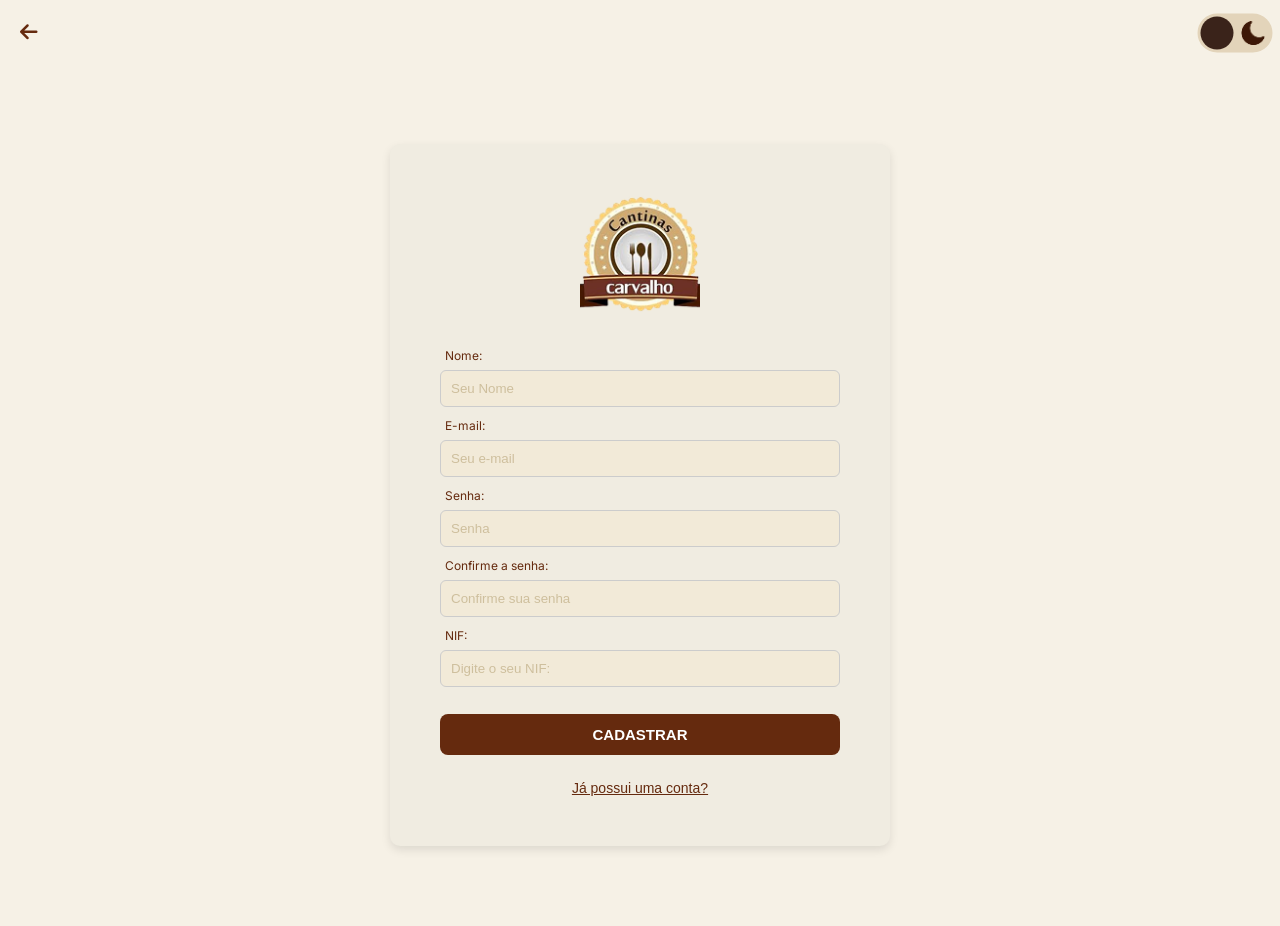
<file: index.html>
<!DOCTYPE html>
<html lang="en">

<head>
    <meta charset="UTF-8">
    <meta name="viewport" content="width=device-width, initial-scale=1.0">
    <title>Cadastro Funcionário</title>
    <link rel="stylesheet" href="styles.css">
    <link rel="shortcut icon" href="caminho/do/seu-icone.png" type="image/x-icon">
    <link rel="preconnect" href="https://fonts.googleapis.com">
    <link rel="preconnect" href="https://fonts.gstatic.com" crossorigin>
    <link rel="icon" href="assets/favicon.ico" type="image/x-icon" />
    <link rel="stylesheet" href="https://cdnjs.cloudflare.com/ajax/libs/font-awesome/6.5.0/css/all.min.css">
    <link href="https://fonts.googleapis.com/css2?family=Inter:wght@400;700&display=swap" rel="stylesheet">
</head>

<body>

    <header>
        <div class="topo">
            <a href="home.html" class="voltar">
                <i class="fa-solid fa-arrow-left"></i>
            </a>

            <div class="btn">
                <input type="checkbox" class="checkbox" id="botao-tema" />
                <label class="label" for="botao-tema">
                    <img src="img/sol.png" alt="Sol" class="img-sol">
                    <img src="img/lua.png" alt="Lua" class="img-lua">
                    <div class="indicador"></div>
                </label>
            </div>
        </div>
    </header>

    <div id="login">
        <form class="form">
            <div class="logo">
                <img src="img/Logo.png" alt="Logo">
            </div>
            <div class="form-container">
                <label for="nome">Nome:</label>
                <div class="nome">
                    <input type="text" id="nome" placeholder="Seu Nome" required>
                    <i class=""></i>
                </div>

                <label for="email">E-mail:</label>
                <div class="email-icone">
                    <input type="email" id="email" placeholder="Seu e-mail" required>
                </div>

                <label for="senha">Senha:</label>
                <div class="nome">
                    <input type="password" id="senha" placeholder="Senha" required>
                </div>

                <label for="nome">Confirme a senha:</label>
                <div class="Confirme_senha ">
                    <input type="password" id="Confirme_senha" placeholder="Confirme sua senha" required>
                </div>

                <label for="nome">NIF:</label>
                <div class="Confirme_senha ">
                    <input type="password" id="Confirme_senha" placeholder="Digite o seu NIF:" required>
                </div>

            </div>

            <div class="btn-container">
                <button id="button">CADASTRAR</button>
            </div>

            <a id="link" href="login.html">Já possui uma conta?</a>

        </form>

    </div>


    <script src="script.js"></script>

</body>

</html>
</file>
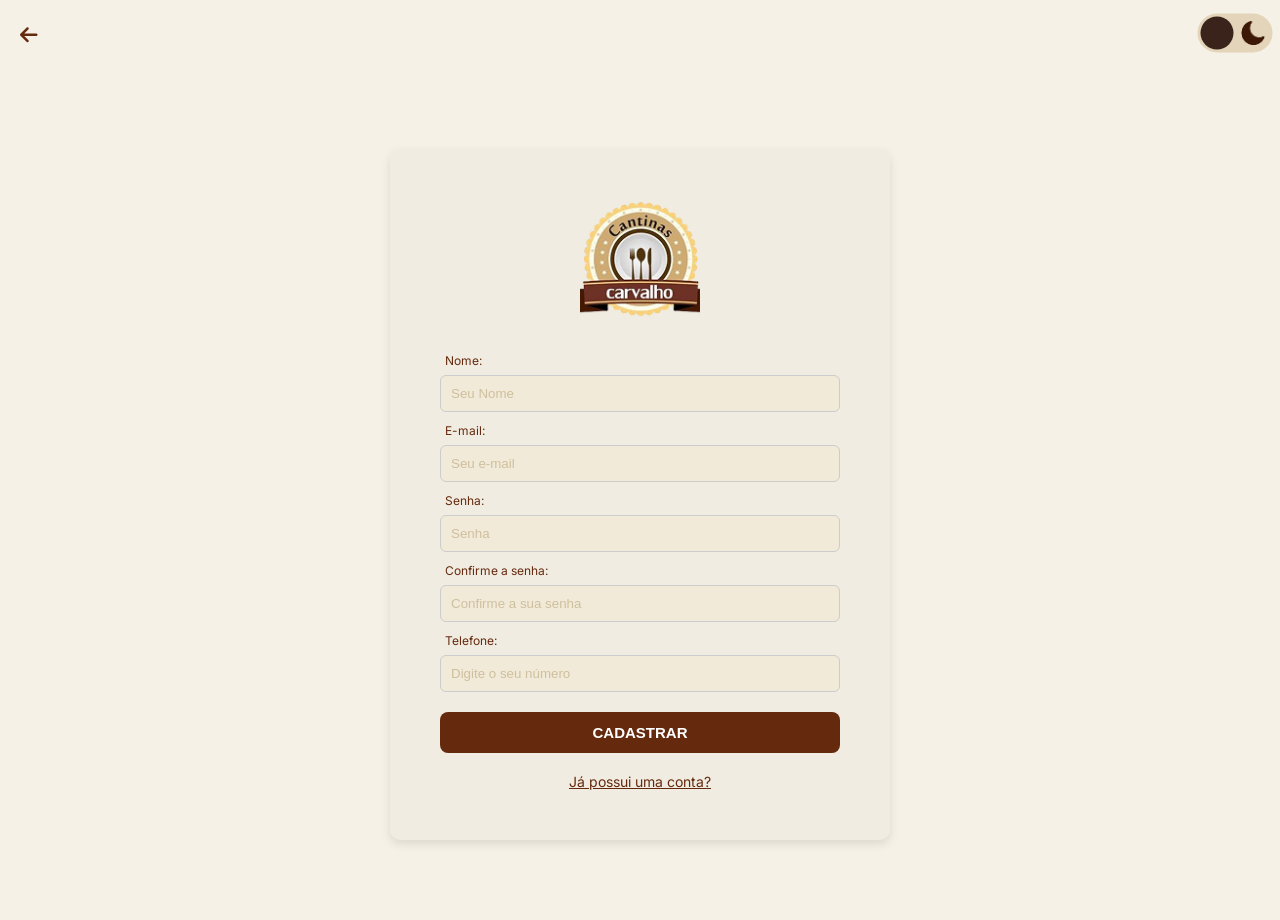
<file: cadastroAluno.html>
<!DOCTYPE html>
<html lang="en">

<head>
    <meta charset="UTF-8">
    <meta name="viewport" content="width=device-width, initial-scale=1.0">
    <title>Cadastro Aluno</title>
    <link rel="stylesheet" href="/cadastroAluno.css">
    <link rel="preconnect" href="https://fonts.googleapis.com">
    <link rel="preconnect" href="https://fonts.gstatic.com" crossorigin>
    <link rel="icon" href="assets/favicon.ico" type="image/x-icon" />
    <link rel="stylesheet" href="https://cdnjs.cloudflare.com/ajax/libs/font-awesome/6.5.0/css/all.min.css">
    <link href="https://fonts.googleapis.com/css2?family=Inter:wght@400;700&display=swap" rel="stylesheet">
</head>

<body>
    <header>
        <div class="topo">
            <a href="home.html" class="voltar">
                <i class="fa-solid fa-arrow-left"></i>
            </a>

            <div class="btn">
                <input type="checkbox" class="checkbox" id="botao-tema" />
                <label class="label" for="botao-tema">
                    <img src="img/sol.png" alt="Sol" class="img-sol">
                    <img src="img/lua.png" alt="Lua" class="img-lua">
                    <div class="indicador"></div>
                </label>
            </div>
        </div>
    </header>


    <div id="login">
        <form class="form">
            <div class="logo">
                <img src="img/Logo.png" alt="Logo">
            </div>
            <div class="form-container">
                <label for="nome">Nome:</label>
                <div class="nome">
                    <input type="text" id="nome" placeholder="Seu Nome" required>
                </div>

                <label for="email">E-mail:</label>
                <div class="email-icone">
                    <input type="email" id="email" placeholder="Seu e-mail" required>
                </div>

                <label for="senha">Senha:</label>
                <div class="nome">
                    <input type="password" id="senha" placeholder="Senha" required>
                </div>

                <label for="nome">Confirme a senha:</label>
                <div class="Confirme_senha ">
                    <input type="password" id="Confirme_senha" placeholder="Confirme a sua senha" required>
                </div>

                <label for="nome">Telefone:</label>
                <div class="Confirme_senha ">
                    <input type="tel" id="telefone" placeholder="Digite o seu número" required>
                </div>

            </div>

            <div class="btn-container">
                <button id="button">CADASTRAR</button>
            </div>

            <a id="link" href="login.html">Já possui uma conta?</a>

        </form>

    </div>

    <script src="cadastroAluno.js"></script>

</body>

</html>
</file>
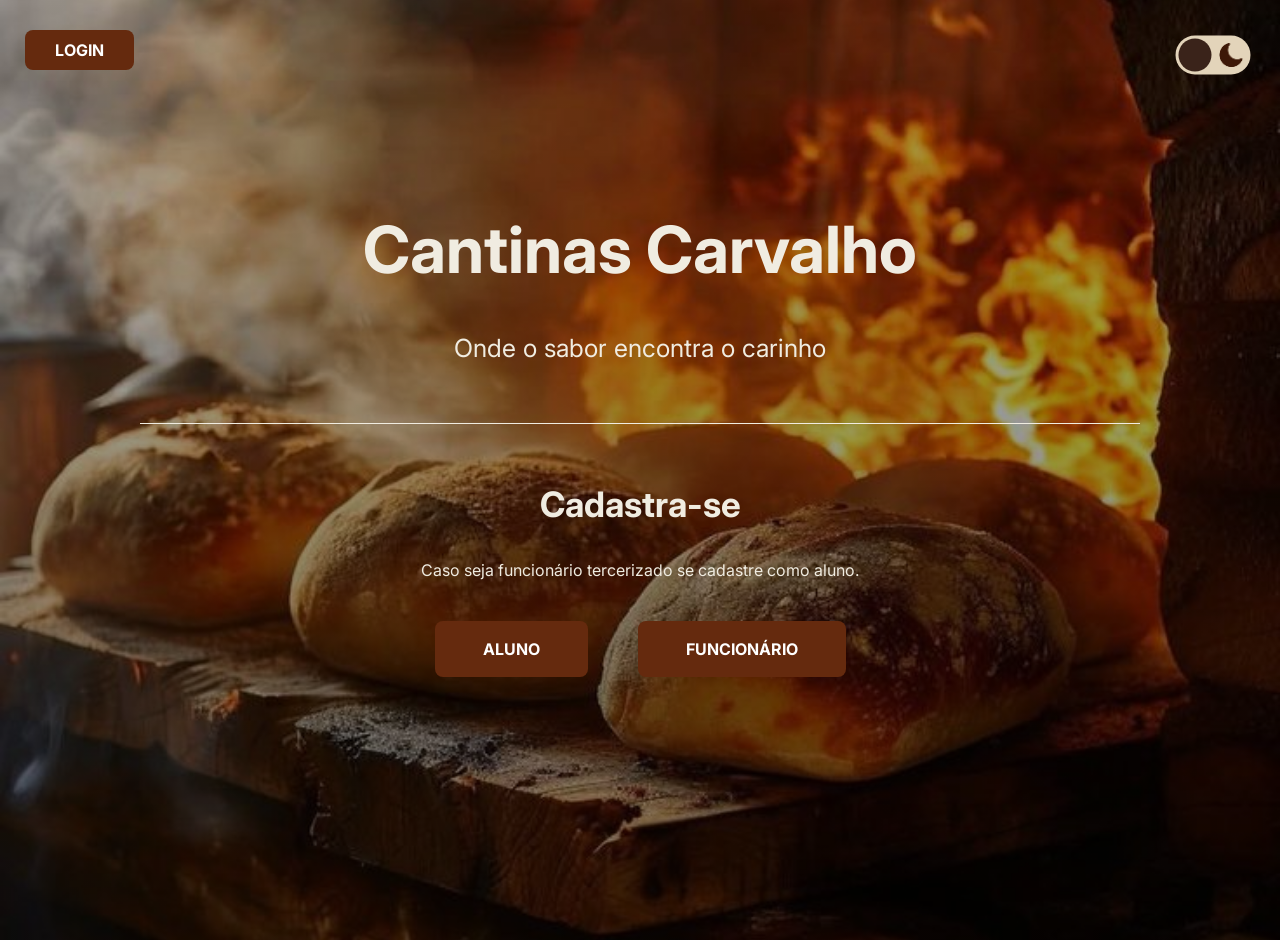
<file: home.html>
<!DOCTYPE html>
<html lang="en">

<head>
    <meta charset="UTF-8">
    <meta name="viewport" content="width=device-width, initial-scale=1.0">
    <link rel="stylesheet" href="home.css">
    <link rel="icon" href="assets/favicon.ico" type="image/x-icon" />
    <link href="https://fonts.googleapis.com/css2?family=Inter:wght@400;700&display=swap" rel="stylesheet">
    <title>Cantinas Carvalho - Home</title>
</head>

<body>

    <div class="btn">
        <input type="checkbox" class="checkbox" id="botao-tema" />
        <label class="label" for="botao-tema">
            <img src="assets/sol.png" alt="Sol" class="img-sol">
            <img src="assets/lua.png" alt="Lua" class="img-lua">
            <div class="indicador"></div>
        </label>
    </div>

    <div class="botaos">
        <a href="login.html" id="btnLogin" class="btnLogin">LOGIN</a>
    </div>

    <div class="titulo">
        <h1>Cantinas Carvalho</h1>
        <p>Onde o sabor encontra o carinho</p>
        <div class="divisor"></div>
    </div>

    <p class="titulo-segun">Cadastra-se</p>
    <p class="texto">Caso seja funcionário tercerizado se cadastre como aluno.</p>

    <div class="btns">
        <a href="cadastroAluno.html" id="aluno" class="btnCadastro">ALUNO</a>
        <a href="index.html" id="funcionario" class="btnCadastro">FUNCIONÁRIO</a>
    </div>

    <script src="home.js"></script>
</body>

</html>
</file>
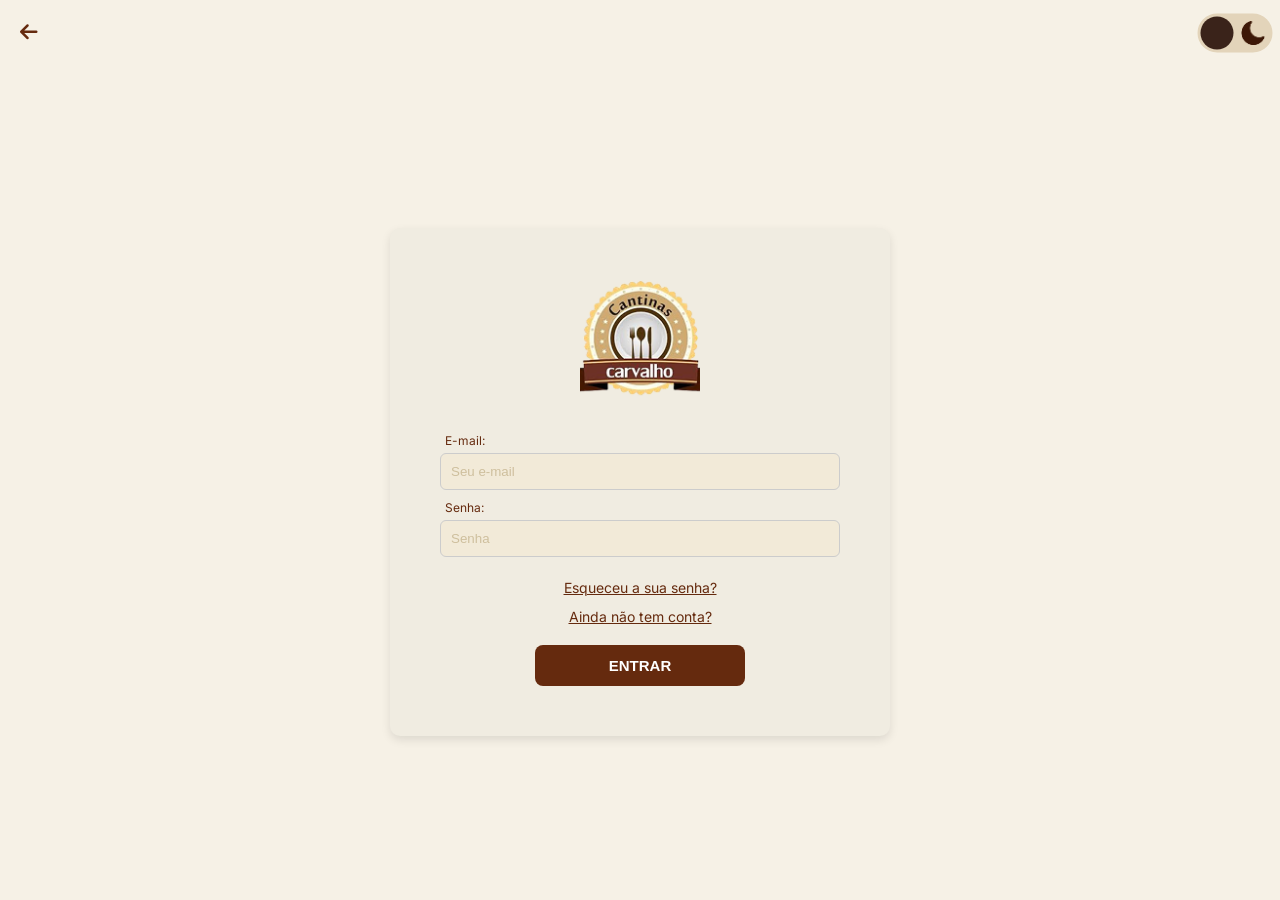
<file: login.html>
<!DOCTYPE html>
<html lang="pt-br">

<head>
    <meta charset="UTF-8">
    <meta name="viewport" content="width=device-width, initial-scale=1.0">
    <title>Login</title>
    <link rel="stylesheet" href="/login.css">
    <link rel="preconnect" href="https://fonts.googleapis.com">
    <link rel="preconnect" href="https://fonts.gstatic.com" crossorigin>
    <link rel="icon" href="assets/favicon.ico" type="image/x-icon" />
    <link rel="stylesheet" href="https://cdnjs.cloudflare.com/ajax/libs/font-awesome/6.5.0/css/all.min.css">
    <link href="https://fonts.googleapis.com/css2?family=Inter:wght@400;700&display=swap" rel="stylesheet">

</head>

<body>

    <header>
        <div class="topo">
            <a href="home.html" class="voltar">
                <i class="fa-solid fa-arrow-left"></i>
            </a>

            <div class="btn">
                <input type="checkbox" class="checkbox" id="botao-tema" />
                <label class="label" for="botao-tema">
                    <img src="img/sol.png" alt="Sol" class="img-sol">
                    <img src="img/lua.png" alt="Lua" class="img-lua">
                    <div class="indicador"></div>
                </label>
            </div>
        </div>
    </header>

    <div id="login">
        <form class="form">
            <div class="logo">
                <img src="img/Logo.png" alt="Logo">
            </div>
            <div class="form-container">

                <label for="email">E-mail:</label>
                <div class="email-icone">
                    <input type="email" id="email" placeholder="Seu e-mail" required>
                </div>

                <label for="senha">Senha:</label>
                <div class="nome">
                    <input type="password" id="senha" placeholder="Senha" required>
                </div>

            </div>

            <a id="link" href="">Esqueceu a sua senha?</a>
            <a id="link" href="login.html">Ainda não tem conta?</a>

            <div class="btn-container">
                <button id="button">ENTRAR</button>
            </div>

        </form>

    </div>

    <script src="login.js"></script>

</body>

</html>
</file>
<file: styles.css>
/*  VARIÁVEIS DO TEMA CLARO (Padrão) */

:root {
    --font-main: 'Inter';
    --bg-color: #F6F1E6;
    --card-bg: #F0ECE1;
    --input-bg: #F2EAD8;
    --button-bg: #652A0E;
    --button-text: #FFFFFF;
    --text-color: #652A0E;
    --placeholder-color: #CEBF9D;
    --border-color: #ccc;
    --bottun-hover: #3d1706;
    --botao: #652A0E;
    --botao-hover: #3d1706;
}

/* VARIÁVEIS DO TEMA ESCURO (Sobrescreve as de cima) */

.tema-escuro {
    --font-main: 'Inter';
    --bg-color: #1A110E;
    --card-bg: #2D1D17;
    --input-bg: #402820;
    --button-bg: #F0ECE1;
    --button-text: #371707;
    --text-color: #F0ECE1;
    --placeholder-color: #F0ECE1;
    --border-color: #5a3a2f;
    --btn-toggle-bg: #3a231a;
    --bottun-hover: #d6caa8;
    --botao: #F0ECE1;
    --botao-hover: #d6caa8;
}


body {
    background-color: var(--bg-color);
    font-family: var(--font-main);
    height: 100vh;
    margin: 0;
    display: flex;
    flex-direction: column;
    height: 100vh;
}

header {
    width: 100%;
}

* {
    box-sizing: border-box;
}

.topo {
    display: flex;
    align-items: center;
    padding: 20px;
}

.btn {
    margin-left: auto;
    /* empurra pra direita */
}

.voltar {
    font-size: 20px;
    color: var(--botao);
    background: transparent;
    border: none;
    transition: transform 0.2s ease, background-color 0.2s ease;
}

.voltar:hover {
    color: var(--botao-hover);
    cursor: pointer;
    transform: scale(1.05);
}

/* Posicionamento do Botão (Modo Escuro e Modo Claro) */

.btn {
    position: absolute;
    top: 20px;
    right: 20px;
}

/* checkbox do Botão */

.checkbox {
    opacity: 0;
    /* checkbox real está escondido */
    position: absolute;
}

/* Corpo do Botão */

.label {
    background-color: #e3d4ba;
    border-radius: 50px;
    cursor: pointer;
    display: flex;
    justify-content: space-between;
    align-items: center;
    padding: 5px;
    position: relative;
    height: 26px;
    width: 50px;
    transform: scale(1.5);

}

.tema-escuro .label {
    background-color: var(--btn-toggle-bg);
}

.tema-escuro .label .indicador {
    background-color: #F0ECE1;
}


/* Indicador do Botão */

.label .indicador {
    background-color: #3a231a;
    border-radius: 50%;
    position: absolute;
    top: 2px;
    left: 2px;
    height: 22px;
    width: 22px;
    transition: transform 0.2s linear;
    /* transição do deslizamento do indicador */
}


/* Transição do Indicador (Bolinha Branca) */
/* O sinal de "+" seleciona o elemento que vem LOGO APÓS o input (.label). */

#botao-tema:checked+.label .indicador {
    transform: translateX(24px);
    /* o indicador desliza 24px para a direita */
}

/* Imagens do Botão  */

.img-lua,
.img-sol {
    width: 16px;
    height: 16px;
}

/* Logo do Projeto */

.logo {
    display: flex;
    justify-content: center;
    margin-bottom: 30px;
}

img {
    height: 120px;
}

#login {
    flex: 1;
    /* ocupa o espaço restante do body */
    width: 100%;
    display: flex;
    justify-content: center;
    align-items: center;
}

.form {
    margin-bottom: 20px;
    margin: 80px;
    color: var(--text-color);
    background: var(--card-bg);
    padding: 50px;
    border-radius: 10px;
    box-shadow: 0 4px 10px rgba(0, 0, 0, 0.1);
    width: 500px;
}

#nome,
#email,
#senha,
#Confirme_senha {
    margin-bottom: 7px;

}

label {
    font-size: 12px;
    margin-left: 5px;
    margin-bottom: 3px;
}

input {
    width: 100%;
    padding: 10px;
    margin-top: 6px;
    border: 1px solid var(--border-color);
    border-radius: 6px;
    background: var(--input-bg);
    color: var(--text-color);

}

.tema-escuro input {
    border: none;
}

input::placeholder {
    color: var(--placeholder-color);
}

.btn-container {
    width: 100%;
    display: flex;
    justify-content: center;
    margin-top: 20px;
    margin-bottom: 25px;
}

#button {
    width: 100%;
    padding: 12px;
    border-radius: 8px;
    background-color: var(--button-bg);
    color: var(--button-text);
    border: none;
    font-size: 15px;
    font-weight: bold;
    transition: transform 0.2s ease, background 0.2s ease;
}

#button:hover {
    transform: scale(1.05);
    background: var(--bottun-hover);
}

#button:active {
    transform: scale(0.95);
}

#link {
    display: flex;
    justify-content: center;
    margin-top: 5px;
    color: var(--text-color);
    font-family: Arial;
    font-size: 14px;
}

#link:hover {
    transform: scale(1.02);
}
</file>
<file: cadastroAluno.css>
/*  VARIÁVEIS DO TEMA CLARO (Padrão) */
:root {
    --font-main: 'Inter';
    --bg-color: #F6F1E6;
    --card-bg: #F0ECE1;
    --input-bg: #F2EAD8;
    --button-bg: #652A0E;
    --button-text: #FFFFFF;
    --text-color: #652A0E;
    --placeholder-color: #CEBF9D;
    --border-color: #ccc;
    --bottun-hover: #3d1706;
    --botao: #652A0E;
    --botao-hover: #3d1706;
}


/* VARIÁVEIS DO TEMA ESCURO (Sobrescreve as de cima) */
.tema-escuro {
    --font-main: 'Inter';
    --bg-color: #1A110E;
    --card-bg: #2D1D17;
    --input-bg: #402820;
    --button-bg: #F0ECE1;
    --button-text: #371707;
    --text-color: #F0ECE1;
    --placeholder-color: #F0ECE1;
    --border-color: #5a3a2f;
    --btn-toggle-bg: #3a231a;
    --bottun-hover: #d6caa8;
    --botao: #F0ECE1;
    --botao-hover: #d6caa8;
}

body {
    background-color: var(--bg-color);
    font-family: var(--font-main);
    height: 100vh;
    margin: 0;
    display: flex;
    flex-direction: column;
    height: 100vh;
}

header {
    width: 100%;
}

* {
    box-sizing: border-box;
}

/* Posicionamento do Botão */

.btn {
    position: static;
    top: 20px;
    right: 20px;
}

/* checkbox do Botão */

.checkbox {
    opacity: 0;
    /* checkbox real está escondido */
    position: absolute;
}

/* Corpo do Botão */

.label {
    background-color: #e3d4ba;
    border-radius: 50px;
    cursor: pointer;
    display: flex;
    justify-content: space-between;
    align-items: center;
    padding: 5px;
    position: relative;
    height: 26px;
    width: 50px;
    transform: scale(1.5);

}

.tema-escuro .label {
    background-color: var(--btn-toggle-bg);
}

.tema-escuro .label .indicador {
    background-color: #F0ECE1;
}


/* Indicador do Botão */

.label .indicador {
    background-color: #3a231a;
    border-radius: 50%;
    position: absolute;
    top: 2px;
    left: 2px;
    height: 22px;
    width: 22px;
    transition: transform 0.2s linear;
    /* transição do deslizamento do indicador */
}


/* Transição do Indicador (Bolinha Branca) */
/* O sinal de "+" seleciona o elemento que vem LOGO APÓS o input (.label). */

#botao-tema:checked+.label .indicador {
    transform: translateX(24px);
    /* o indicador desliza 24px para a direita */
}

/* Imagens do Botão  */

.img-lua,
.img-sol {
    width: 16px;
    height: 16px;
}

.topo {
    display: flex;
    align-items: center;
    padding: 20px;
}

.btn {
    margin-left: auto;
    /* empurra pra direita */
}

.voltar {
    font-size: 20px;
    color: var(--botao);
    background: transparent;
    border: none;
    transition: transform 0.2s ease, background-color 0.2s ease;
}

.voltar:hover {
    color: var(--botao-hover);
    cursor: pointer;
    transform: scale(1.05);
}



/* Logo do Projeto */
.logo {
    display: flex;
    justify-content: center;
    margin-bottom: 30px;
}

img {
    height: 120px;
}

#login {
    flex: 1;
    /* ocupa o espaço restante do body */
    width: 100%;
    display: flex;
    justify-content: center;
    align-items: center;
}

.form {
    margin-bottom: 20px;
    margin: 80px;
    color: var(--text-color);
    background: var(--card-bg);
    padding: 50px;
    border-radius: 10px;
    box-shadow: 0 4px 10px rgba(0, 0, 0, 0.1);
    width: 500px;
}


#nome,
#email,
#senha,
#Confirme_senha {
    margin-bottom: 7px;

}

label {
    font-size: 12px;
    margin-left: 5px;
    margin-bottom: 3px;
}

input {
    width: 100%;
    padding: 10px;
    margin-top: 6px;
    border: 1px solid var(--border-color);
    border-radius: 6px;
    background: var(--input-bg);
    color: var(--text-color);
}

.tema-escuro input {
    border: none;
}

input::placeholder {
    color: var(--placeholder-color);
}

.btn-container {
    width: 100%;
    display: flex;
    justify-content: center;
    margin-top: 20px;
    margin-bottom: 25px;
}

#button {
    width: 100%;
    padding: 12px;
    border-radius: 8px;
    background-color: var(--button-bg);
    color: var(--button-text);
    border: none;
    font-weight: bold;
    font-size: 15px;
    transition: transform 0.2s ease, background 0.2s ease;

}

#button:hover {
    transform: scale(1.05);
    background: var(--bottun-hover);
}

#button:active {
    transform: scale(0.95);
}

#link {
    display: flex;
    justify-content: center;
    margin-top: -5px;
    color: var(--text-color);
    font-family: Arial;
    font-size: 14px;
    font-family: 'Inter';
}

#link:hover {
    transform: scale(1.02);
}
</file>
<file: home.css>
:root{
    --fundo-botao: #652A0E;
    --fonte-botao: #fff;
    --fonte: #F0ECE1;   
    --fundo-botao-hover:#3d1706;
}

.dark{
    --fundo-botao: #F0ECE1;
    --fonte-botao: #3D1807;
    --fonte: #fff;
    --fundo-botao-hover: #d6caa8;
    --btn-toggle-bg: #3a231a;
}

body{
    margin: 0;
    padding: 0;
    min-height: 100vh;
    font-family: 'Inter';
    color: var(--fonte);
    background-image: linear-gradient(rgba(0, 0, 0, 0.315), rgba(0,0,0,0.5)), url('assets/fundo.jpg');
    background-size: cover;     
    background-position: center; 
    background-repeat: no-repeat;
}

.btn{
    position: absolute;
    top: 20px;
    right: 20px;
}
 
/* checkbox do Botão */
 
.checkbox {
    opacity: 0; /* checkbox real está escondido */
    position: absolute;
}
 
/* Corpo do Botão */
 
.label {
    background-color: #e3d4ba;
    border-radius: 50px;
    cursor: pointer;
    display: flex;
    justify-content: space-between;
    align-items: center;
    padding: 5px;
    position: relative;
    height: 16px;
    width: 40px;
    transform: scale(1.5);
    margin-top: 22px;
    margin-right: 22px;
 
}
 
.dark .label {
    background-color: var(--btn-toggle-bg);
}
 
.dark .label .indicador{
    background-color: #F0ECE1;
}
 
 
/* Indicador do Botão */
 
.label .indicador {
    background-color: #3a231a;
    border-radius: 50%;
    position: absolute;
    top: 2px;
    left: 2px;
    height: 22px;
    width: 22px;  
    transition: transform 0.2s linear; /* transição do deslizamento do indicador */
}
 
 
/* Transição do Indicador (Bolinha Branca) */
/* O sinal de "+" seleciona o elemento que vem LOGO APÓS o input (.label). */
 
#botao-tema:checked + .label .indicador {
    transform: translateX(24px); /* o indicador desliza 24px para a direita */
}
 
/* Imagens do Botão  */
 
.img-lua, .img-sol{
    width: 16px;
    height: 16px;
}
 

.btnLogin{
    background-color:var(--fundo-botao);
    color: var(--fonte-botao);
    border: none;
    padding: 10px 30px;;
    margin: 25px;
    border-radius: 8px;
    font-weight: bold;
    transition: transform 0.2s ease, background-color 0.2s ease;
}

.botaos {
    margin-top: 40px;
    
}

.botaos a{
    text-decoration: none;
    
}

.btnLogin:hover{
    background-color: var(--fundo-botao-hover);
    cursor: pointer;
    transform: scale(1.05);
}

.titulo h1{
    display: flex;
    justify-content: center;
    align-items: center;
    margin-top: 150px;
    font-size: 65px;
}

.titulo p{
    display: flex;
    justify-content: center;
    align-items: center;
    margin-top: 10px;
    margin-bottom: 60px;
    font-size: 25PX;
}

.divisor{
    background-color: var(--fonte);
    height: 0.5px;
    margin-left: 140px;
    margin-right: 140px;
    margin-bottom: 60px;
}

.btnCadastro{
    background-color: var(--fundo-botao);
    color: var(--fonte-botao);
    border: none;
    padding: 18px 48px;;
    margin: 25px;
    border-radius: 8px;
    font-weight: bold;
    transition: transform 0.2s ease, background-color 0.2s ease;
}

.btnCadastro:hover{
    background-color: var(--fundo-botao-hover);
    cursor: pointer;
    transform: scale(1.05);
}

.btns a{
    text-decoration: none;
}

.btns{
    display: flex;
    justify-content: center;
    margin-bottom: 150px;
}

.titulo-segun{
    display: flex;
    justify-content: center;
    color: var(--fonte);
    font-weight: bold;
    font-size: 35px;
}

.texto{
    display: flex;
    justify-content: center;
}
</file>
<file: login.css>
/*  VARIÁVEIS DO TEMA CLARO (Padrão) */

:root {
    --font-main: 'Inter';
    --bg-color: #F6F1E6;
    --card-bg: #F0ECE1;
    --input-bg: #F2EAD8;
    --button-bg: #652A0E;
    --button-text: #FFFFFF;
    --text-color: #652A0E;
    --placeholder-color: #CEBF9D;
    --border-color: #ccc;
    --bottun-hover: #3d1706;
    --botao: #652A0E;
    --botao-hover: #3d1706;
}

/* VARIÁVEIS DO TEMA ESCURO (Sobrescreve as de cima) */

.tema-escuro {
    --font-main: 'Inter';
    --bg-color: #1A110E;
    --card-bg: #2D1D17;
    --input-bg: #402820;
    --button-bg: #F0ECE1;
    --button-text: #371707;
    --text-color: #F0ECE1;
    --placeholder-color: #F0ECE1;
    --border-color: #5a3a2f;
    --btn-toggle-bg: #3a231a;
    --bottun-hover: #d6caa8;
    --botao: #F0ECE1;
    --botao-hover: #d6caa8;
}

body {
    background-color: var(--bg-color);
    font-family: var(--font-main);
    height: 100vh;
    margin: 0;
    display: flex;
    flex-direction: column;
    height: 100vh;
}


header {
    width: 100%;
}

.topo {
    display: flex;
    align-items: center;
    padding: 20px;
}

.btn {
    margin-left: auto;
    /* empurra pra direita */
}

.voltar {
    font-size: 20px;
    color: var(--botao);
    background: transparent;
    border: none;
    transition: transform 0.2s ease, background-color 0.2s ease;
}

.voltar:hover {
    color: var(--botao-hover);
    cursor: pointer;
    transform: scale(1.05);
}

/* Posicionamento do Botão */

.btn {
    position: absolute;
    top: 20px;
    right: 20px;
}

/* checkbox do Botão */

.checkbox {
    opacity: 0;
    /* checkbox real está escondido */
    position: absolute;
}



/* Corpo do Botão */

.label {
    background-color: #e3d4ba;
    border-radius: 50px;
    cursor: pointer;
    display: flex;
    justify-content: space-between;
    align-items: center;
    padding: 5px;
    position: relative;
    height: 26px;
    width: 50px;
    transform: scale(1.5);

}

.tema-escuro .label {
    background-color: var(--btn-toggle-bg);
}

.tema-escuro .label .indicador {
    background-color: #F0ECE1;
}

/* Indicador do Botão */

.label .indicador {
    background-color: #3a231a;
    border-radius: 50%;
    position: absolute;
    top: 2px;
    left: 2px;
    height: 22px;
    width: 22px;
    transition: transform 0.2s linear;
    /* transição do deslizamento do indicador */
}


/* Transição do Indicador (Bolinha Branca) */
/* O sinal de "+" seleciona o elemento que vem LOGO APÓS o input (.label). */

#botao-tema:checked+.label .indicador {
    transform: translateX(24px);
    /* o indicador desliza 24px para a direita */
}

/* Imagens do Botão  */

.img-lua,
.img-sol {
    width: 16px;
    height: 16px;
}


/* RESET */
* {
    box-sizing: border-box;
}



/* CARD LOGIN */
#login {
    flex: 1;
    /* ocupa o espaço restante do body */
    width: 100%;
    display: flex;
    justify-content: center;
    align-items: center;
}

.form {
    margin-bottom: 20px;
    margin: 80px;
    color: var(--text-color);
    background: var(--card-bg);
    padding: 50px;
    border-radius: 10px;
    box-shadow: 0 4px 10px rgba(0, 0, 0, 0.1);
    width: 500px;
}


.logo {
    display: flex;
    justify-content: center;
    margin-bottom: 35px;
}

img {
    height: 120px;
}

label {
    font-size: 12px;
    margin-left: 5px;
    display: block;
    margin-bottom: 5px;
}

input {
    width: 100%;
    padding: 10px;
    margin-bottom: 10px;
    border: 1px solid var(--border-color);
    border-radius: 6px;
    background: var(--input-bg);
    color: var(--text-color);
}

.tema-escuro input{
    border: none;
}

input::placeholder {
    color: var(--placeholder-color);
}

.btn-container {
    display: flex;
    justify-content: center;
    margin-top: 20px;
}

#button {
    width: 210px;
    padding: 12px;
    border-radius: 8px;
    background-color: var(--button-bg);
    color: var(--button-text);
    border: none;
    font-weight: bold;
    font-size: 15px;
    cursor: pointer;

    transition: transform 0.2s ease, background 0.2s ease;
}

#button:hover {
    transform: scale(1.05);
    background: var(--bottun-hover);
}

#button:active {
    transform: scale(0.95);
}

#link {
    display: flex;
    justify-content: center;
    margin-top: 12px;
    font-size: 14px;
    color: var(--text-color);
}

#link:hover {
   transform:  scale(1.02); 

}
</file>
